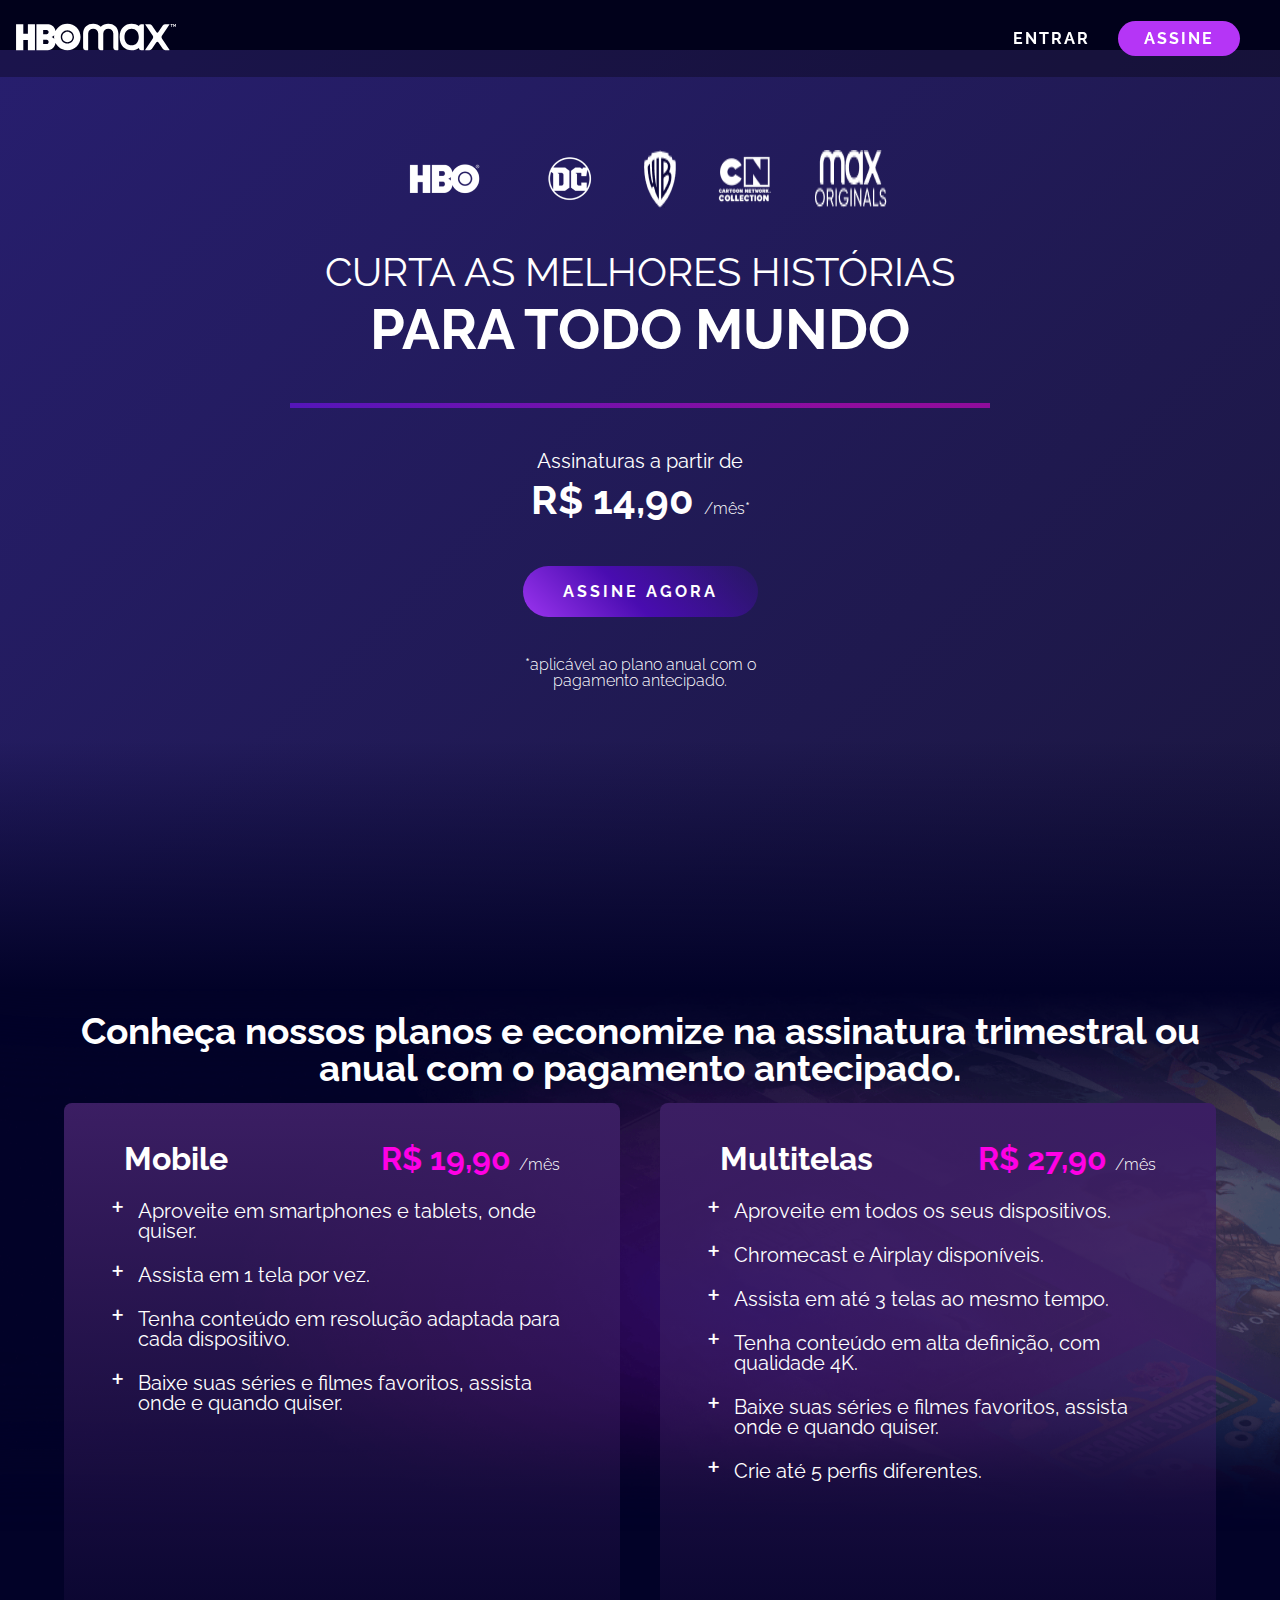
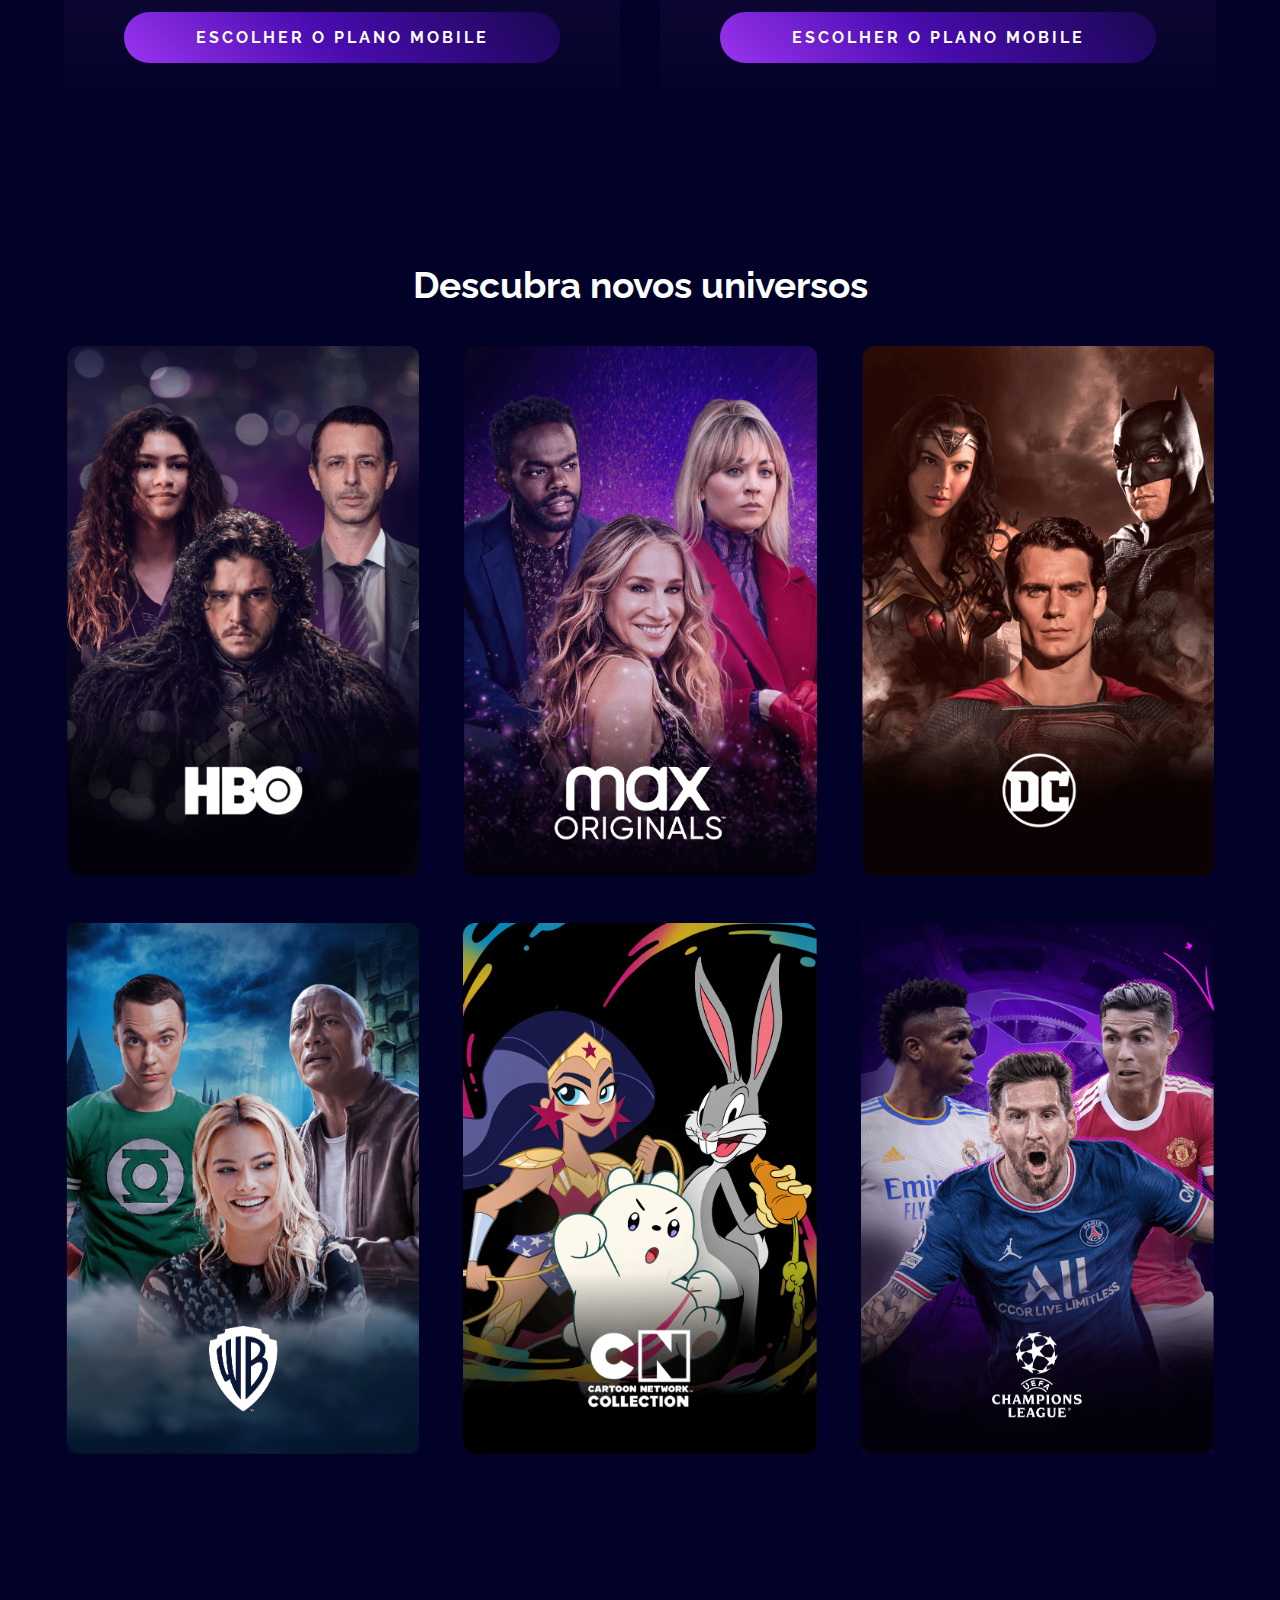
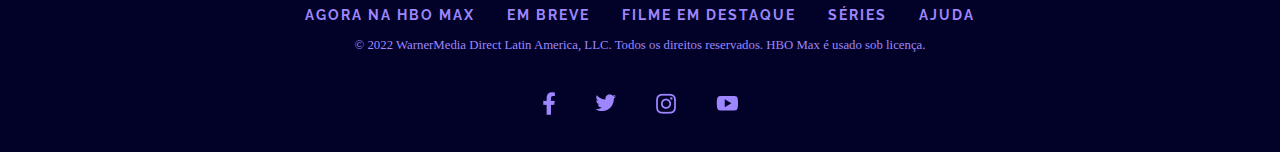
<file: index.html>
<!DOCTYPE html>
<html lang="pt-br">
<head>
    <meta charset="UTF-8">
    <meta name="viewport" content="width=device-width, initial-scale=1.0">
    <meta http-equiv="X-UA-Compatible" content="ie=edge">
    <link rel="stylesheet" href="style.css">
    <link rel="stylesheet" href="reset.css">
    <title>HBO Max</title>
</head>
<body>
    <nav class="navbar">
        <a href="index.html" class="logo">
            <img height="50" src="./imgs/hbo-logo.svg" alt="Logotipo HBOMax" class="logo-img">
        </a>
        <div class="nav-btn">
            <a href="./entrar.html" class="nav-item">ENTRAR</a>
            <a href="#subscription" class="nav-item nav-item-btn">ASSINE</a>
        </div>
    </nav>
    <header class="header">
        <div class="header-content">
            <div class="header-img">
                <img src="./imgs/hbo.png" alt="HboMax logo" class="chanel-img">
                <img src="./imgs/dc.png" alt="DC logo" class="chanel-img">
                <img src="./imgs/wb.png" alt="Warner Bros logo" class="chanel-img">
                <img src="./imgs/cartoon-network_neutral.png" alt="Cartoon Network logo" class="chanel-img">
                <img src="./imgs/max_originals.png" alt="Max logo" class="chanel-img">
            </div>
            <h1 class="header-title">
                <span class="header-title-light">Curta as melhores histórias</span>
                Para todo mundo
            </h1>
            <div class="divider"></div>
            <div class="offer">
                <p class="banner-offer">Assinaturas a partir de</p>
                <p class="offer-price">R$ 14,90
                    <span class="offer-price-light">/mês*</span>
                </p>
            </div>
            <a href="#subscription" class="header-btn"><button class="button gradient-btn" id="sign-btn">
                Assine agora
              </button></a>
              <p class="text-small">
                *aplicável ao plano anual com o pagamento antecipado.
              </p>
        </div>
    </header> 
    <main>
        <section id="subscription" class="subscription">
            <div class="container">
                <h2 class="subtitle">Conheça nossos planos e economize na assinatura trimestral ou anual
                com o pagamento antecipado.
                </h2>
                    <div class="subscription-plans">
                        <div class="subscription-card">
                            <div>
                                <div class="subscription-plan">
                                    <h3>Mobile</h3>
                                    <p class="subscription-price">
                                        R$ 19,90 
                                        <span class="text-small">/mês</span>
                                    </p>
                                </div>
                                <ul class="subscription-list">
                                    <li class="subscription-details">
                                        Aproveite em smartphones e tablets, onde quiser.
                                     </li>
                                     <li class="subscription-details">
                                         Assista em 1 tela por vez.
                                     </li>
                                     <li class="subscription-details">
                                         Tenha conteúdo em resolução adaptada para cada dispositivo. 
                                     </li>
                                     <li class="subscription-details">
                                         Baixe suas séries e filmes favoritos, assista onde e quando quiser.
                                     </li>
                                    </ul>
                            </div>
                            <button class="button gradient-btn" id="subscription-plan-btn">Escolher o Plano Mobile</button>
                        </div>
                        <div class="subscription-card">
                            <div>
                                <div class="subscription-plan">
                                    <h3>Multitelas</h3>
                                    <p class="subscription-price">
                                        R$ 27,90 
                                        <span class="text-small">/mês</span>
                                    </p>
                                </div>
                                <ul class="subscription-list">
                                    <li class="subscription-details">
                                        Aproveite em todos os seus dispositivos.
                                     </li>
                                     <li class="subscription-details">
                                        Chromecast e Airplay disponíveis.
                                     </li>
                                     <li class="subscription-details">
                                        Assista em até 3 telas ao mesmo tempo. 
                                     </li>
                                     <li class="subscription-details">
                                        Tenha conteúdo em alta definição, com qualidade 4K.
                                     </li>
                                     <li class="subscription-details">
                                        Baixe suas séries e filmes favoritos, assista onde e quando quiser.
                                     </li>
                                     <li class="subscription-details">
                                        Crie até 5 perfis diferentes.
                                     </li>
                                </ul>
                            </div>
                            <button class="button gradient-btn" id="subscription-plan-btn">Escolher o Plano Mobile</button>
                        </div>
                </div>
            </div>
        <section id="content" class="content container">
            <h2 class="content-title">Descubra novos universos</h2>
            <div class="content-container">
                <div class="content-card">
                    <img src="./imgs/hbo-default_0.webp" alt="" class="content-img">
                </div>
                <div class="content-card">
                    <img src="./imgs/MAX-Default.webp" alt="" class="content-img">
                </div>
                <div class="content-card">
                    <img src="./imgs/DC_Default.webp" alt="" class="content-img">
                </div>
                <div class="content-card">
                    <img src="./imgs/WB-Default.webp" alt="" class="content-img">
                </div>
                <div class="content-card">
                    <img src="./imgs/CN-Default.webp" alt="" class="content-img">
                </div>
                <div class="content-card">
                    <img src="./imgs/UCL-Default.webp" alt="" class="content-img">
                </div>
            </div>
        </section>
    </main>
    <footer class="footer container">
        <div>
            <a href="" class="footer-link">AGORA NA HBO MAX</a>
            <a href="" class="footer-link">EM BREVE</a>
            <a href="" class="footer-link">FILME EM DESTAQUE</a>
            <a href="" class="footer-link">SÉRIES</a>
            <a href="" class="footer-link">AJUDA</a>
        </div>
        <p class="text-small footer-legal">
            © 2022 WarnerMedia Direct Latin America, LLC. Todos os direitos reservados. HBO Max é usado sob licença.
        </p>
        <div class="footer-social">
            <a href="https://www.facebook.com/HBOMaxBr/" class="footer-social-link">
                <img src="./imgs/fb_0.png" alt="Facebook">
            </a>
            <a href="https://twitter.com/HBOMaxBR" class="footer-social-link">
                <img src="./imgs/twitter_0.png" alt="Twitter">
            </a>
            <a href="https://www.instagram.com/hbomaxbr/" class="footer-social-link">
                <img src="./imgs/instagram_0.png" alt="Instagram">
            </a>
            <a href="https://www.youtube.com/c/hbomaxbr" class="footer-social-link">
                <img src="./imgs/youtube_0.png" alt="YouTube">
            </a>
        </div>
    </footer>
</body>
</html>
</file>
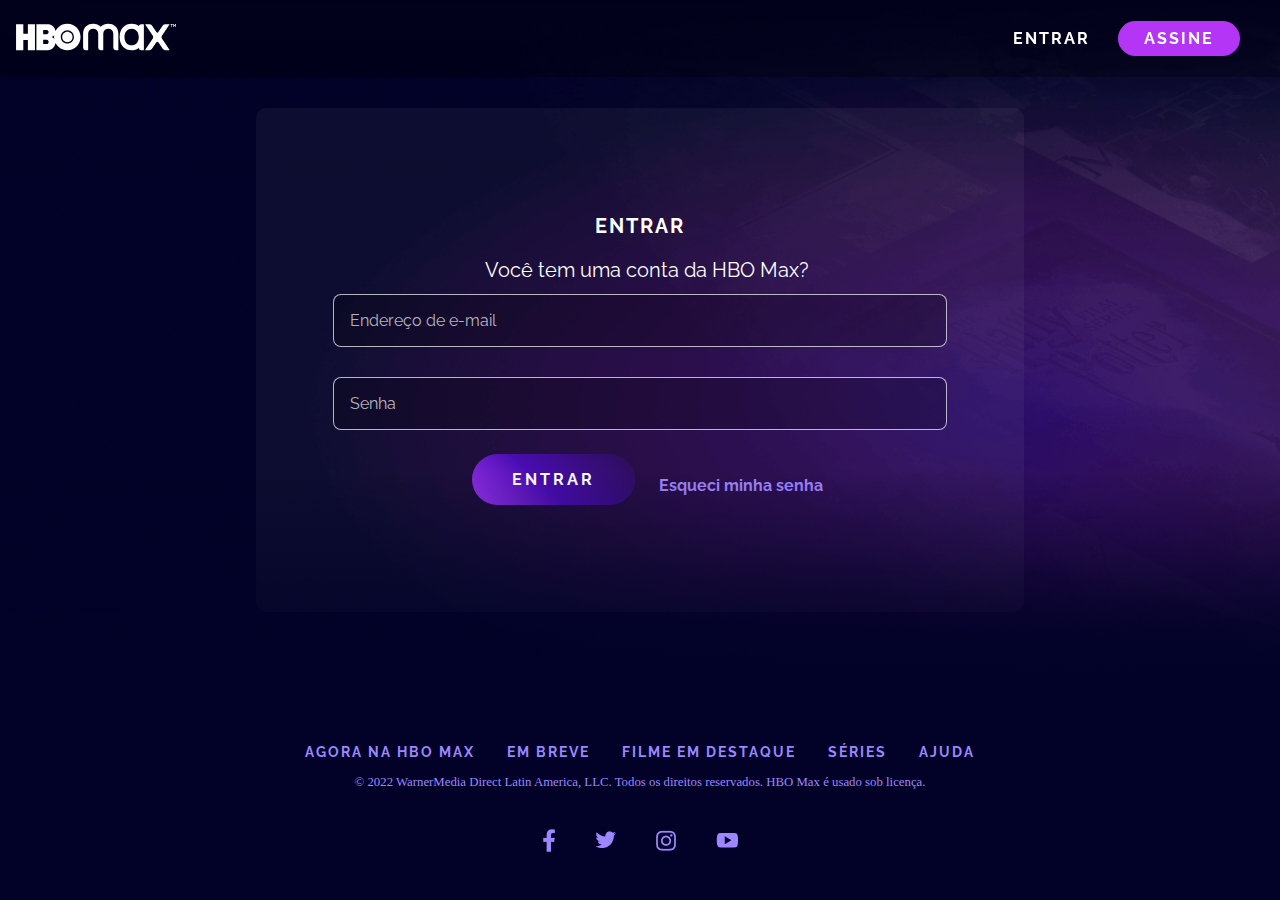
<file: entrar.html>
<!DOCTYPE html>
<html lang="pt-br">
<head>
    <meta charset="UTF-8">
    <meta name="viewport" content="width=device-width, initial-scale=1.0">
    <title>Entrar | HBO Max</title>
    <link rel="stylesheet" href="style.css">
    <link rel="stylesheet" href="reset.css">
</head>
<body class="body">
    <nav class="navbar">
        <a href="index.html" class="logo">
            <img height="50" src="./imgs/hbo-logo.svg" alt="Logotipo HBOMax" class="logo-img">
        </a>
        <div class="nav-btn">
            <a href="" class="nav-item">ENTRAR</a>
            <a href="#subscription" class="nav-item nav-item-btn">ASSINE</a>
        </div>
    </nav>
    <main class="login-form">
        <div class="form-container">
            <h2 class="subtitle form-title">Entrar</h2>
            <label class="subscription-details form-label">Você tem uma conta da HBO Max?</label>
            <form>
                <input class="input-field" type="email" name="email" id="email" placeholder="Endereço de e-mail">
                <input class="input-field" type="password" name="password" id="password" minlength="8" placeholder="Senha">
            </form>
            <div class="form-btn">
                <button class="button gradient-btn" id="sign-btn">Entrar</button>
               <a href="" class="form-link">Esqueci minha senha</a>
            </div>
        </div>
    </main>
    <footer class="footer container">
        <div>
            <a href="" class="footer-link">AGORA NA HBO MAX</a>
            <a href="" class="footer-link">EM BREVE</a>
            <a href="" class="footer-link">FILME EM DESTAQUE</a>
            <a href="" class="footer-link">SÉRIES</a>
            <a href="" class="footer-link">AJUDA</a>
        </div>
        <p class="text-small footer-legal">
            © 2022 WarnerMedia Direct Latin America, LLC. Todos os direitos reservados. HBO Max é usado sob licença.
        </p>
        <div class="footer-social">
            <a href="https://www.facebook.com/HBOMaxBr/" class="footer-social-link">
                <img src="./imgs/fb_0.png" alt="Facebook">
            </a>
            <a href="https://twitter.com/HBOMaxBR" class="footer-social-link">
                <img src="./imgs/twitter_0.png" alt="Twitter">
            </a>
            <a href="https://www.instagram.com/hbomaxbr/" class="footer-social-link">
                <img src="./imgs/instagram_0.png" alt="Instagram">
            </a>
            <a href="https://www.youtube.com/c/hbomaxbr" class="footer-social-link">
                <img src="./imgs/youtube_0.png" alt="YouTube">
            </a>
        </div>
    </footer>
</body>
</html>
</file>
<file: style.css>
@import url("https://fonts.googleapis.com/css2?family=Raleway:wght@300;400;500;600;700&display=swap");
@import url("https://fonts.googleapis.com/css2?family=Quicksand:wght@300;400;700&display=swap");

:root {
    --primary-color: #020228;
    --secondary-color: #ff00e5;
    --tertiary-color: #b535f6;
    --btn-bg-color-gradient: linear-gradient(
      45deg,
      #9b34ef 0%,
      #490cb0 20%,
      transparent 50%);
      --btn-link-bg-color: #fff;
      --btn-link-color: #000;
      --card-bg-color: linear-gradient(0deg, transparent, #3b1e63);
      --divider-bg-color: linear-gradient(
      90deg,
      #5516ba,
      rgba(255, 0, 229, 0.5) 80%
    );
    --nav-bg-color: rgba(0, 0, 0, 0.3);
    --text-color: #fff;
    --link-color: #9e86ff;
    --form-bg-color: rgba(211, 211, 211, 0.06);
    --form-field-bg-color: rgba(0, 0, 0, 0.2);
    --form-field-border: 1px solid rgba(255, 255, 255, 0.7);
    --form-field-placeholder: rgba(255, 255, 255, 0.7);
    --form-field-error: rgb(255, 76, 76);

    scroll-behavior: smooth;
}
::-webkit-scrollbar {
    width: 8px;
  }

  ::-webkit-scrollbar-thumb {
    background: var(--tertiary-color);
    border-radius: 10px;
  }

  ::-webkit-scrollbar-thumb:hover {
    background: var(--secondary-color);
}
* {
  font-family: "Raleway", sans-serif;
  box-sizing: border-box;
  margin: 0;
  padding: 0;
}
body {
  background-color: var(--primary-color);
  color: var(--text-color);
}
p {
  font-family: "Quicksand", sans-serif;
}
.subscription-plan h3 {
  font-size: 2rem;
  font-weight: bold;
}
section {
  scroll-margin-top: 80px;
}
.text-small {
  font-size: 1rem;
  font-weight: 300;
}

/* navbar */
.navbar {
  background: var(--primary-color);
}
.navbar {
  width: 100%;
  padding: 12px 16px;
  position: fixed;
  top: 0;
  display: flex;
  justify-content: space-between;
  overflow-x: hidden;
  align-items: center;
  background: var(--nav-bg-color);
  z-index: 1;
}
.logo {
  max-width: 160px;
}
.navbar img {
  width: 100%;
}
.nav-item {
  margin-right: 24px;
  font-weight: 700;
  font-size: 1rem;
  color: var(--text-color);
  text-decoration: none;
  text-transform: uppercase;
  letter-spacing: 2px;
  font-family: "Raleway", sans-serif;

}
.nav-item-btn {
  padding: 8px 26px;
  transition: background 1s, color 1s;
  background-color: var(--tertiary-color);
  border-radius: 20px;
}
.nav-item-btn:hover{
  background-color: var(--btn-link-bg-color);
  color: var(--btn-link-color);
}
/* buttons */
.button {
  padding: 16px 40px;
  background-color: var(--tertiary-color);
  border-radius: 500px;
  font-weight: 700;
  font-size: 1rem;
  color: var(--text-color);
  text-transform: uppercase;
  letter-spacing: 3px;
  text-decoration: none;
  border: none;
  cursor: pointer;
}
.button.gradient-btn{
  background: var(--btn-bg-color-gradient);
  outline: 3px solid transparent;
  transition: background 1s, outline 1s, transform 1s;
  background-size: 250%;
}
.button.gradient-btn:hover {
  background-color: transparent;
  background-position: 100%;
  outline: 2px solid var(--secondary-color);
  transform: scale(1.08);
}
/* header */
.header {
  position: relative;
  margin-top: 50px;
  padding: 100px 0 300px;
  background: linear-gradient(-45deg, #56125b, #0f0f10, #271e6e);
  background-size: 400% 400%;
  animation: gradient 10s ease infinite alternate;
  /* font-family: "Quicksand", sans-serif; */
  font-family: "Raleway", sans-serif;
}
.header::after {
  content: "";
  width: 100%;
  height: 250px;
  position: absolute;
  bottom: 0;
  background: linear-gradient(0deg, var(--primary-color), transparent);
}
.header-content{
  margin: auto;
  display: flex;
  flex-direction: column;
  align-items: center;
  gap: 40px;
  padding: 0 40px;
}
.header-img {
  display: flex;
  flex-wrap: wrap;
  justify-content: center;
  gap: 24px;
}
.header-img{
  object-fit: contain;
}
.header-title{
  text-transform: uppercase;
  font-size: 3.5rem;
  text-align: center;
  font-weight: bolder;
  line-height: 1.2;
}
.header-title .header-title-light {
  display: block;
  font-weight: lighter;
  font-size: 2.5rem;
}
.header .text-small{
  max-width: 300px;
  text-align: center;
}
.header-btn {
  animation: wiggle 2.2s linear infinite;
}
.divider {
  width: 70%;
  max-width: 700px;
  height: 5px;
  background: var(--divider-bg-color);
}
.offer {
  text-align: center;
  font-size: 1.25rem;
  line-height: 1.3;
}
.offer-price {
  font-family: "Raleway", sans-serif;
  font-size: 2.5rem;
  font-weight: bold;
}
.offer-price-light {
  font-size: 1rem;
  font-weight: 300;
}
/* animations */
@keyframes gradient {
	0% {
		background-position: 0% 50%;
	}
	50% {
		background-position: 100% 50%;
	}
	100% {
		background-position: 0% 50%;
	}
}

@keyframes wiggle {
  0%,
  10% {
    transform: rotate(0);
  }
  15% {
    transform: rotate(-15deg);
  }
  20% {
    transform: rotate(10deg);
  }
  25% {
    transform: rotate(-10deg);
  }
  30% {
    transform: rotate(10deg);
  }
  35% {
    transform: rotate(-10deg);
  }
  40%,
  100% {
  transform: rotate(0);
}
}


/* sections */
.container {
  max-width: 1200px;
  margin: auto;
  padding: 24px;
  text-align: center;
}

/* footer */
.footer-link {
  font-family: "Raleway", sans-serif; 
  font-weight: bold;
  text-decoration: none;
  text-transform: capitalize;
  letter-spacing: 2px;
  margin: 0 14px;
  transition: color 0.5s;
  font-size: 0.875rem;
  color: var(--link-color);
}
.footer-link:hover {
  color: var(--text-color);
}
.footer-legal {
  font-size: 0.80rem;
  margin: 16px 0;
  color: var(--link-color);
}
.footer-social{
  display: flex;
  align-items: center;
  justify-content: center;
  gap: 40px;
  margin-top: 40px;
  margin-bottom: 10px;
}

/* main */
.subtitle{
  font-size: 2.3rem;
  font-weight: 700;
}

.subscription {
  background-image: url(./imgs/background-movies-series.png);
  background-repeat: no-repeat;
  background-size: contain;
  position: relative;
}


.subscription-price .text-small {
  color: var(--text-color);
}

.subscription-details::marker {
  content: "+";
  font-size: 2rem;
  margin: 0 8px 0 0;
}

.subscription-plans {
  display: flex;
  justify-content: space-between;
  gap: 40px;
  font-size: 1.25rem;
  margin-bottom: 16px;
  margin-top: 16px;
}
.subscription-card {
  background: var(--card-bg-color);
  padding: 40px 60px;
  border-radius: 8px;
  display: flex;
  min-height: 600px;
  flex-direction: column;
  justify-content: space-between;
  transition: transform 1s ease-in-out;
}

.subscription-plans:has(.subscription-card:nth-child(1):hover)
  .subscription-card:nth-child(2) {
  transform: rotateY(45deg);
}
.subscription-plans:has(.subscription-card:nth-child(2):hover)
  .subscription-card:nth-child(1) {
  transform: rotateY(-45deg);
}

.subscription-details {
  text-align: left;
  list-style: none;
  font-size: 1.25rem;
  margin-bottom: 14px;
  padding-left: 14px;
}

.subscription-price {
  font-size: 2rem;
  font-family: "Raleway", sans-serif;
  color: var(--secondary-color);
  font-weight: 700;
}

.subscription-price .text-small {
  color: var(--text-color);
}

.subscription-description::marker {
  content: "+";
  font-size: 2rem;
  margin: 0 8px 0 0;
}

.subscription-plan {
  display: flex;
  justify-content: space-between;
  font-size: 1.25rem;
  margin-bottom: 16px;
}
.content{
  margin: 100px auto;
}
.content-title {
  font-size: 2.3rem;
  font-weight: bold;
}
.content-container{
  display: grid;
  grid-template-columns: repeat(3, 1fr);
  gap: 40px;
  margin-top: 40px;
}
.content-card {
  border-radius: 16px;
  background-repeat: no-repeat;
  background-size: cover;
  background-position: center;
  border: 2px solid transparent;
  transition: transform 0.8s, background 0.8s, border 1s;
}
.content-card:hover {
  transform: scale(1.05);
  border: 2px solid var(--tertiary-color);
}

.content-card:hover .content-img {
  opacity: 0;
}
.content-img {
  width: 100%;
  object-fit: cover;
  object-position: center;
  transition: opacity 2s;
}

.content-card:nth-child(1):hover {
  background-image: url("./imgs/hbo-hover_0.webp");
}
.content-card:nth-child(2):hover {
  background-image: url("./imgs/MAX-Hover.webp");
}
.content-card:nth-child(3):hover {
  background-image: url("./imgs/DC-Hover.webp");
}
.content-card:nth-child(4):hover {
  background-image: url("./imgs/WB-Hover.webp");
}
.content-card:nth-child(5):hover {
  background-image: url("./imgs/CN-Hover.png");
}
.content-card:nth-child(6):hover {
  background-image: url("./imgs/UCL-Hover.webp");
}
/* media queries */
@media screen and (max-width: 1200px) {
  .subscription-plans {
    gap: 40px;
  }

  .content-container {
    gap: 32px;
  }
}

@media screen and (max-width: 1140px) {
  .subscription-plans {
    flex-direction: column;
    align-items: center;
  }

  .subscription-card {
    max-width: 600px;
  }
}

@media screen and (max-width: 800px) {
  .content-container {
    grid-template-columns: repeat(2, 1fr);
  }
}

@media screen and (max-width: 480px) {
  .subscription-price {
    font-size: 1.5rem;
  }

  .subscription-description {
    font-size: 1rem;
  }

  .subscription-plan {
    flex-direction: column;
    justify-content: center;
  }

  .subscription-card {
    padding: 40px;
  }

  .content-container {
    grid-template-columns: repeat(6, 100%);
    grid-auto-flow: column;
    overflow: auto hidden;
  }
  section {
    scroll-margin-top: 120px;
  }

  .navbar {
    padding: 32px 24px;
    flex-direction: column;
    gap: 24px;
  }

  .logo {
    max-width: 100px;
  }

  .nav-item-btn {
    margin: 0;
  }

  .header {
    margin-top: 128px !important;
  }
  .footer-link {
    display: block;
    margin-bottom: 16px;
  }

}

@media (pointer: coarse) {
  .content-card:hover {
    transform: none;
  }

  .subscription-plans:has(.subscription-card:nth-child(1):hover)
    .subsc9ription-card:nth-child(2),
  .subscription-plans:has(.subscription-card:nth-child(2):hover)
    .subscription-card:nth-child(1) {
    transform: none;
  }
}
@media screen and (max-width: 480px) {
  
  .footer__link {
    display: block;
    margin-bottom: 16px;
  }
}

/* Custom Scroll */

::-webkit-scrollbar {
  width: 8px;
}

::-webkit-scrollbar-thumb {
  background: var(--tertiary-color);
  border-radius: 10px;
}

::-webkit-scrollbar-thumb:hover {
  background: var(--secondary-color);
}

/* Sign-in page */
.body {
  box-sizing: border-box;
}
.login-form {
  height: 80vh;
  display: flex;
  justify-content: center;
  align-items: center;
  flex-direction: column;
  background: url(./imgs/background-movies-series.png) no-repeat;
  background-size: cover;
  position: relative;
}
.login-form::after{
  content: "";
  width: 100%;
  height: 250px;
  position: absolute;
  bottom: 0;
  background: linear-gradient(0deg, var(--primary-color), transparent);
}
.form-container {
  height: 70%;
  width: 60%;
  max-width: 1200px;
  border-radius: 10px;
  display: flex;
  justify-content: center;
  align-items: center;
  flex-direction: column;
  background-color: var(--form-bg-color);
}
.form-title {
  letter-spacing: 2px;
  text-transform: uppercase;
  font-size: 1.25rem;
  margin-bottom: 24px;
}
.form-container.form-title,.form-label {
text-align: left;
}
.input-field {
  background: var(--form-field-bg-color);
  border: var(--form-field-border);
  border-radius: 8px;
  color: var(--text-color);
  padding: 16px;
  font-size: 1rem;
}
form {
  width: 80%;
  max-width: 800px; 
  border-radius: 8px;
  display: flex;
  flex-direction: column;
  gap: 30px;
  padding: 40px;
}
.input-field::placeholder{
  color: var(--form-field-placeholder);
}
.input-field:invalid{
  color: var(--form-field-error);
}
.form-btn {
  display: flex;
  margin-top: 24px;
  margin-left: 15px;
}
.form-link {
  color: var(--link-color);
  text-decoration: none;
  margin-left: 24px;
  font-weight: bold;
  margin-top: 24px;
}
.form-link:hover {
  cursor: pointer;
}

/* media query login page */
@media screen and (max-width: 480px) {
  .body {
    height: auto;
  }

  .form-btn .button {
    display: block;
    margin-bottom: 24px;
    height: fit-content;
  }

  .form-link {
    margin: 0;
  }
}
</file>
